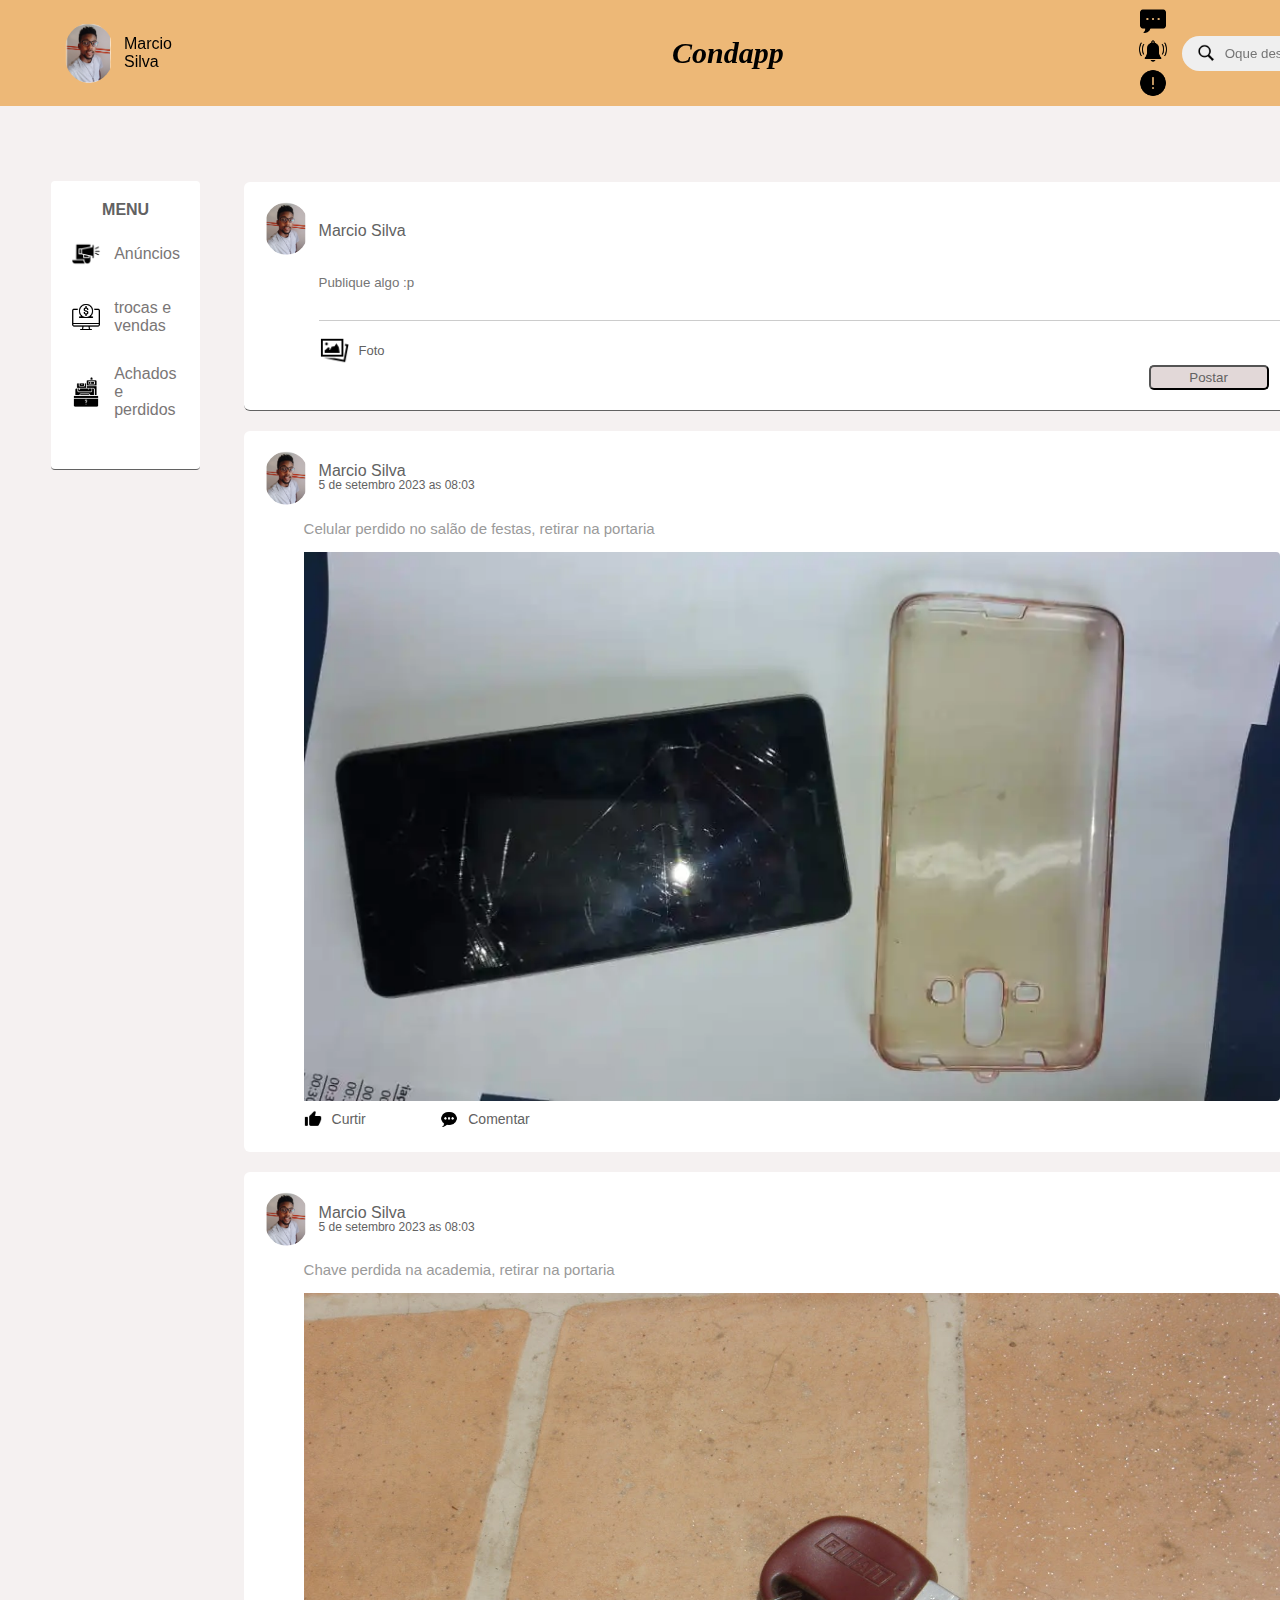
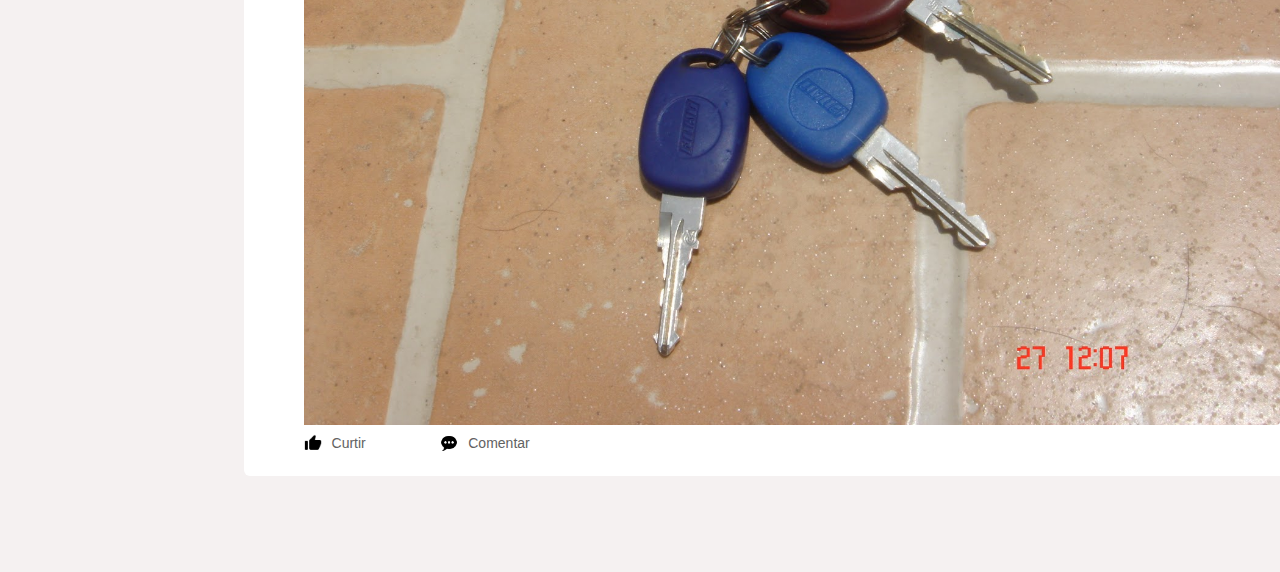
<file: achados e perdidos.html>
<!DOCTYPE html>
<html lang="en">
<head>
    <meta charset="UTF-8">
    <meta name="viewport" content="width=device-width, initial-scale=1.0">
    <title>Achados e perdidos</title>
    <link rel="stylesheet" href="assets/css/StyleAnuncios.css">
</head>
<body>

    <nav>
        <div class="nav-left">
            
            <img src="assets/css/images/perfil.PNG" alt="Logo-imagem" class="logo-img online">

            <div class="nome">Marcio Silva</div>
            
            <div class="logo">Condapp</div>

            <ul>
                <li><img src="assets/css/images/icons8-sms-50.png" alt="mensagem"></li>
                <li><img src="assets/css/images/icons8-notificação-50.png" alt="notificaçao"></li>
                <li><img src="assets/css/images/icons8-atenção-50.png" alt="atenção"></li>           
            </ul>

        </div>
            
        <div class="nav-right">

            <div class="search-box">
                <img src="assets/css/images/icons8-lupa-50.png" alt="lupa">
                <input type="text" name="p" placeholder="Oque deseja?">
            </div>

        </div>
    </nav>
    
    <div class="container">

        <div class="left-sidebar">

            <p><strong>MENU</strong></p>
            <a href="Anuncios.html" title=""><img src="assets/css/images/icons8-announcement-64.png" alt="">Anúncios</a>
            <a href="trocas e vendas.html" title=""><img src="assets/css/images/icons8-comércio-electrónico-50.png" alt="">trocas e vendas</a>
            <a href="achados e perdidos.html" title=""><img src="assets/css/images/icons8-achados-e-perdidos-96.png" alt="">Achados e perdidos</a>          

        </div>

        <div class="main-content">

            <div class="write-post-conteiner">
                
                <div class="user-profile">                             
                    <img src="assets/css/images/perfil.PNG" alt="foto">
                    <p>Marcio Silva</p>
                </div>        

                <div class="input-post-container">
                    <textarea rows="3" placeholder="Publique algo :p"></textarea>

                    <div class="add-link-post">
                        <a href="#"><img src="assets/css/images/icons8-foto-64.png" alt="foto">Foto</a>
                    </div>
                    
                    <div>
                        <button class="post-b">Postar</button>
                    </div>
                    
                </div>

            </div>        

            <div class="post-container">

                <div class="post-row">

                    <div class="user-profile">
                        <img src="assets/css/images/perfil.PNG" alt="foto">
                        <div>
                            <p>Marcio Silva</p>
                            <small>5 de setembro 2023 as 08:03</small>
                        </div>                        
                    </div>

                    <a href="#"><img src="assets/css/images/icons8-menu-2-32.png"></a>

                </div>                
                
                <p class="post-text">Celular perdido no salão de festas, retirar na portaria</p>
                <img src="assets/css/images/celular2.webp" alt="" class="post-img">

                <div class="post-row">

                    <div class="activity-icons">
                        <div><img src="assets/css/images/icons8-polegar-para-cima-24.png" alt="">Curtir</div>
                        <div><img src="assets/css/images/icons8-balão-de-fala-com-pontos-30.png" alt="">Comentar</div>                                              
                    </div>

                </div>

            </div>
            
            <div class="post-container">

                <div class="post-row">

                    <div class="user-profile">
                        <img src="assets/css/images/perfil.PNG" alt="foto">
                        <div>
                            <p>Marcio Silva</p>
                            <small>5 de setembro 2023 as 08:03</small>
                        </div>                        
                    </div>

                    <a href="#"><img src="assets/css/images/icons8-menu-2-32.png"></a>

                </div>                
                
                <p class="post-text">Chave perdida na academia, retirar na portaria</p>
                <img src="assets/css/images/OUTUBRO 27 Lixo Esteio 2010 196.jpg" alt="" class="post-img">

                <div class="post-row">

                    <div class="activity-icons">
                        <div><img src="assets/css/images/icons8-polegar-para-cima-24.png" alt="">Curtir</div>
                        <div><img src="assets/css/images/icons8-balão-de-fala-com-pontos-30.png" alt="">Comentar</div>                                              
                    </div>

                </div>

            </div>    
            
        </div>
        
        <div class="right-sidebar"></div>

    </div>

</body>
</html>
</file>
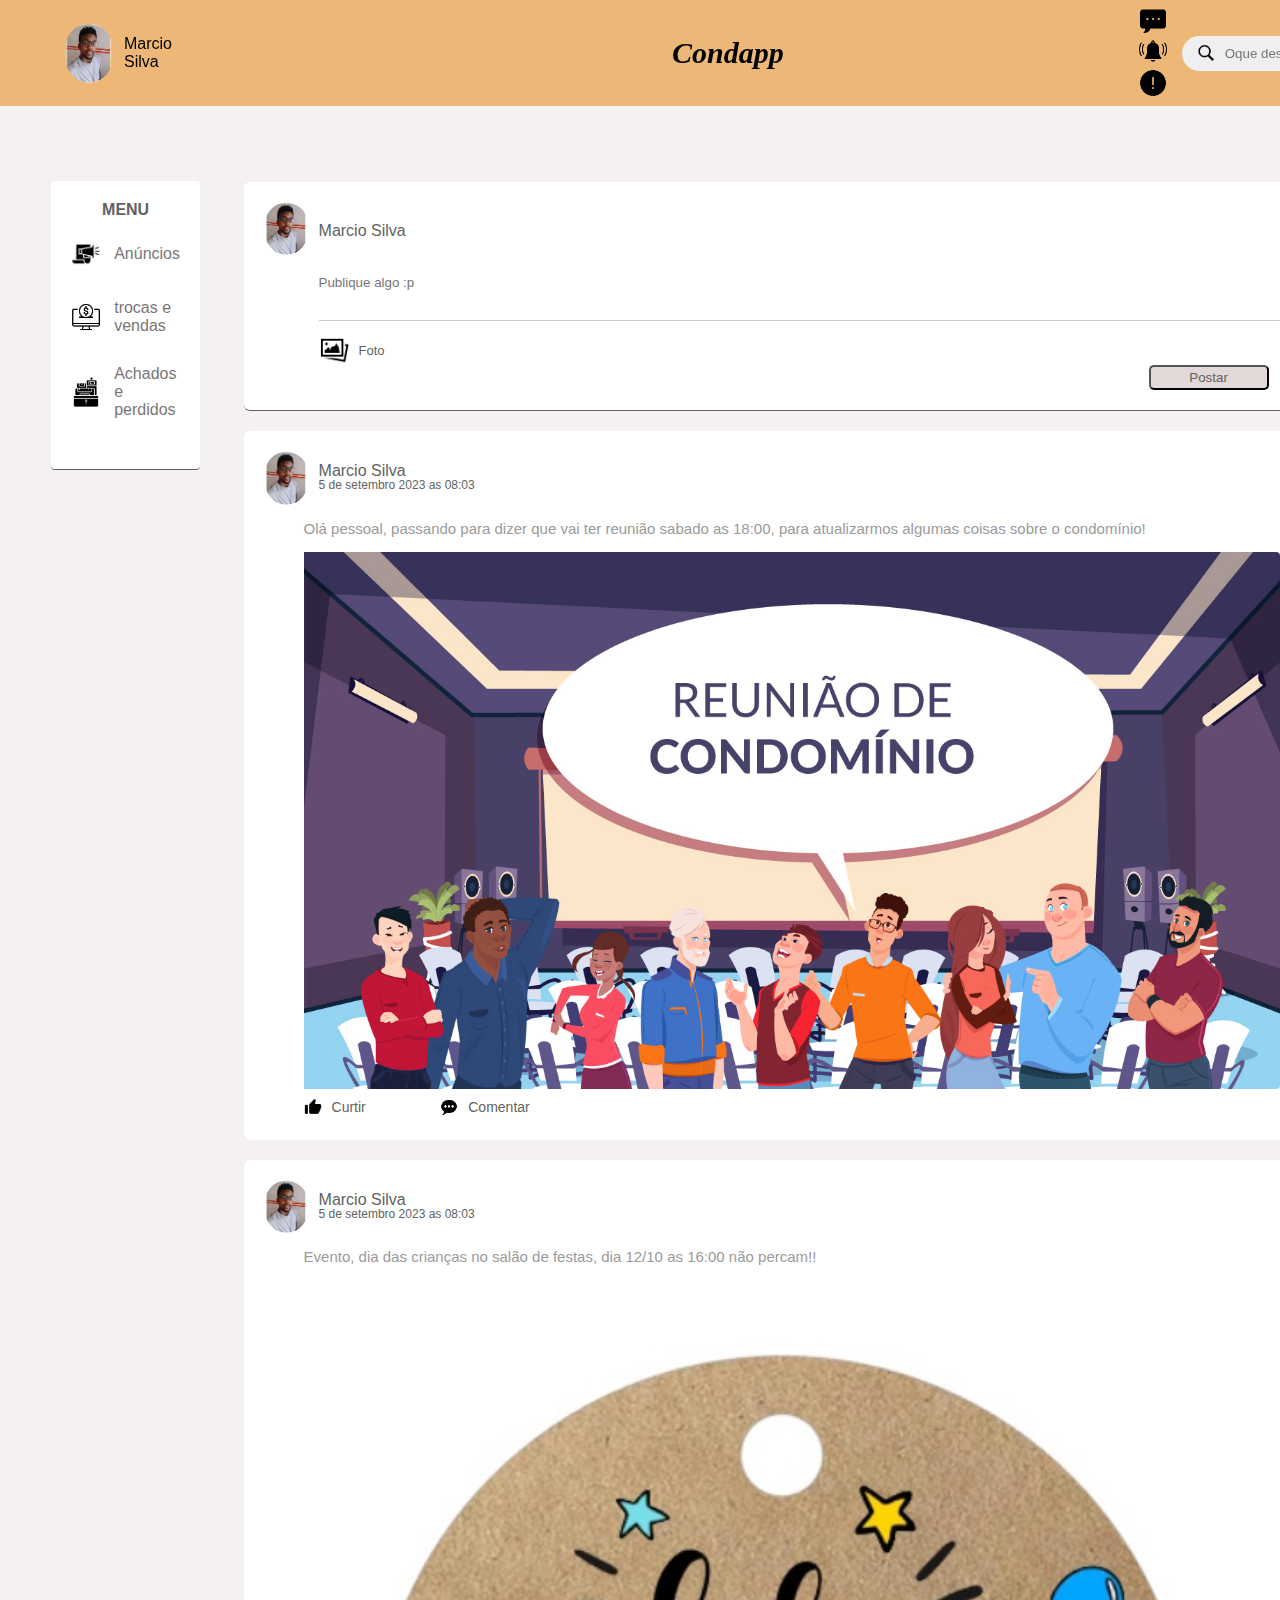
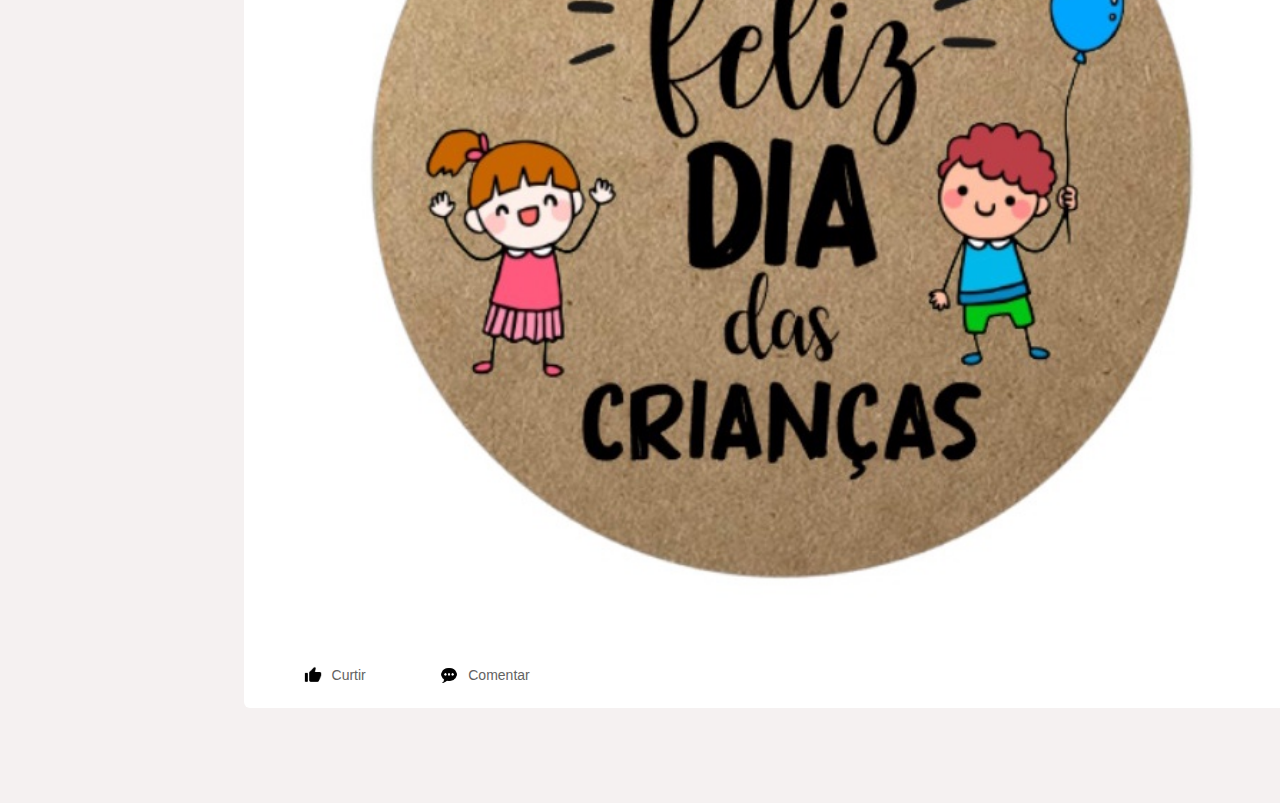
<file: Anuncios.html>
<!DOCTYPE html>
<html lang="en">
<head>
    <meta charset="UTF-8">
    <meta name="viewport" content="width=device-width, initial-scale=1.0">
    <title>Anuncios</title>
    <link rel="stylesheet" href="assets/css/StyleAnuncios.css">
</head>
<body>

    <nav>
        <div class="nav-left">
            
            <img src="assets/css/images/perfil.PNG" alt="Logo-imagem" class="logo-img online">

            <div class="nome">Marcio Silva</div>
            
            <div class="logo">Condapp</div>

            <ul>
                <li><img src="assets/css/images/icons8-sms-50.png" alt="mensagem"></li>
                <li><img src="assets/css/images/icons8-notificação-50.png" alt="notificaçao"></li>
                <li><img src="assets/css/images/icons8-atenção-50.png" alt="atenção"></li>           
            </ul>

        </div>
            
        <div class="nav-right">

            <div class="search-box">
                <img src="assets/css/images/icons8-lupa-50.png" alt="lupa">
                <input type="text" name="p" placeholder="Oque deseja?">
            </div>

        </div>
    </nav>
    
    <div class="container">

        <div class="left-sidebar">

            <p><strong>MENU</strong></p>
            <a href="Anuncios.html" title=""><img src="assets/css/images/icons8-announcement-64.png" alt="">Anúncios</a>
            <a href="trocas e vendas.html" title=""><img src="assets/css/images/icons8-comércio-electrónico-50.png" alt="">trocas e vendas</a>
            <a href="achados e perdidos.html" title=""><img src="assets/css/images/icons8-achados-e-perdidos-96.png" alt="">Achados e perdidos</a>          

        </div>

        <div class="main-content">

            <div class="write-post-conteiner">
                
                <div class="user-profile">                             
                    <img src="assets/css/images/perfil.PNG" alt="foto">
                    <p>Marcio Silva</p>
                </div>        

                <div class="input-post-container">
                    <textarea rows="3" placeholder="Publique algo :p"></textarea>

                    <div class="add-link-post">
                        <a href="#"><img src="assets/css/images/icons8-foto-64.png" alt="foto">Foto</a>
                    </div>
                    
                    <div>
                        <button class="post-b">Postar</button>
                    </div>
                    
                </div>

            </div>        

            <div class="post-container">

                <div class="post-row">

                    <div class="user-profile">
                        <img src="assets/css/images/perfil.PNG" alt="foto">
                        <div>
                            <p>Marcio Silva</p>
                            <small>5 de setembro 2023 as 08:03</small>
                        </div>                        
                    </div>

                    <a href="#"><img src="assets/css/images/icons8-menu-2-32.png"></a>

                </div>                
                
                <p class="post-text">Olá pessoal, passando para dizer que vai ter reunião sabado as 18:00, para atualizarmos algumas coisas sobre o condomínio!</p>
                <img src="assets/css/images/241504-8-dicas-para-tornar-a-reuniao-de-condominio-mais-produtiva.jpg" alt="" class="post-img">

                <div class="post-row">

                    <div class="activity-icons">
                        <div><img src="assets/css/images/icons8-polegar-para-cima-24.png" alt="">Curtir</div>
                        <div><img src="assets/css/images/icons8-balão-de-fala-com-pontos-30.png" alt="">Comentar</div>                                              
                    </div>

                </div>

            </div>
            
            <div class="post-container">

                <div class="post-row">

                    <div class="user-profile">
                        <img src="assets/css/images/perfil.PNG" alt="foto">
                        <div>
                            <p>Marcio Silva</p>
                            <small>5 de setembro 2023 as 08:03</small>
                        </div>                        
                    </div>

                    <a href="#"><img src="assets/css/images/icons8-menu-2-32.png"></a>

                </div>                
                
                <p class="post-text">Evento, dia das crianças no salão de festas, dia 12/10 as 16:00 não percam!! </p>
                <img src="assets/css/images/a63d5292dd7207b85c3f94e06930c922.jpg" alt="" class="post-img">

                <div class="post-row">

                    <div class="activity-icons">
                        <div><img src="assets/css/images/icons8-polegar-para-cima-24.png" alt="">Curtir</div>
                        <div><img src="assets/css/images/icons8-balão-de-fala-com-pontos-30.png" alt="">Comentar</div>                                              
                    </div>

                </div>

            </div>    
            
        </div>
        
        <div class="right-sidebar"></div>

    </div>

</body>
</html>
</file>
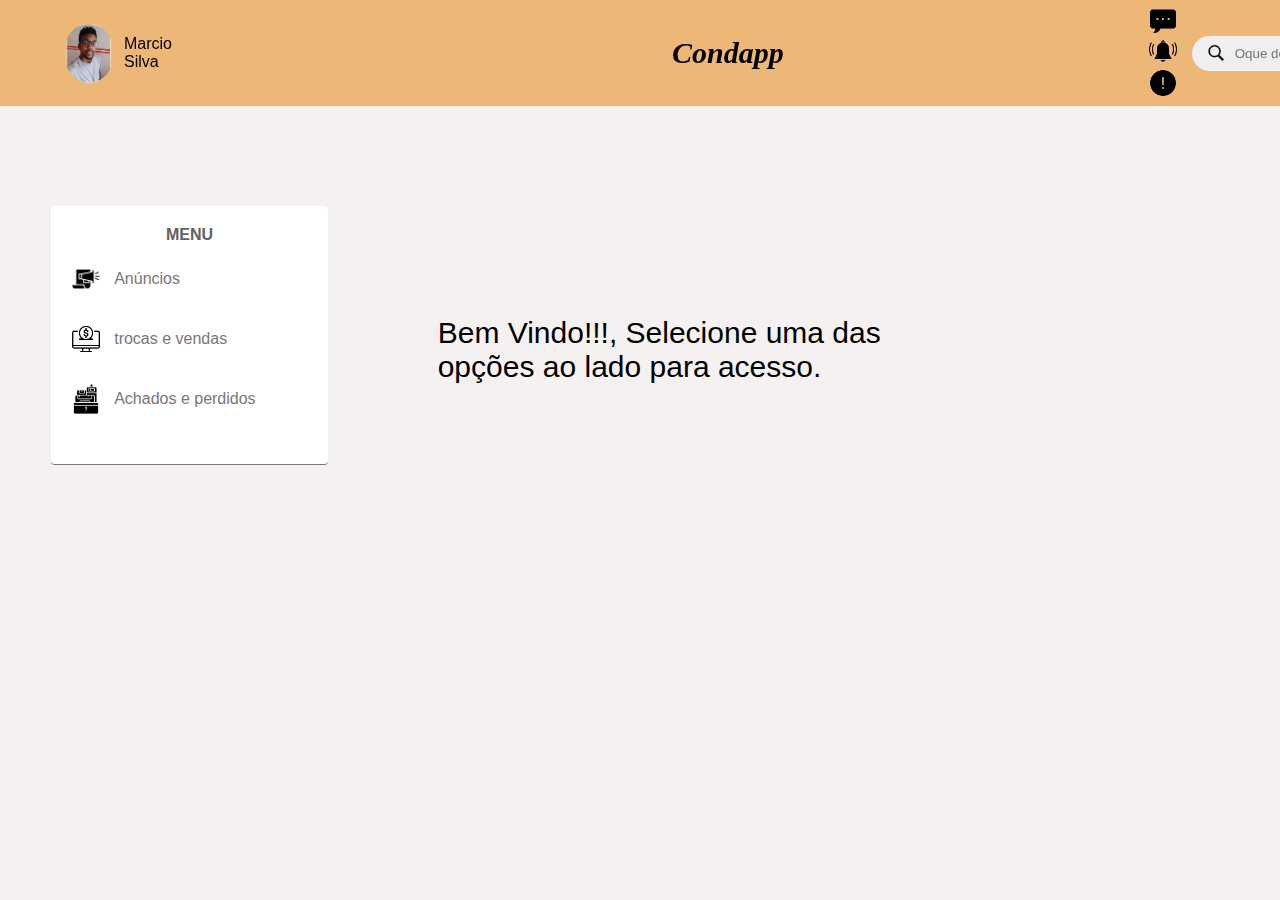
<file: Home.html>
<!DOCTYPE html>
<html lang="en">
<head>
    <meta charset="UTF-8">
    <meta name="viewport" content="width=device-width, initial-scale=1.0">
    <title>Condapp</title>
    <link rel="stylesheet" href="assets/css/StyleCondapp.css">
</head>
<body>

    <nav>
        <div class="nav-left">
            
            <img src="assets/css/images/perfil.PNG" alt="Logo-imagem" class="logo-img online">

            <div class="nome">Marcio Silva</div>
            
            <div class="logo">Condapp</div>

            <ul>
                <li><img src="assets/css/images/icons8-sms-50.png" alt="mensagem"></li>
                <li><img src="assets/css/images/icons8-notificação-50.png" alt="notificaçao"></li>
                <li><img src="assets/css/images/icons8-atenção-50.png" alt="atenção"></li>           
            </ul>

        </div>
            
        <div class="nav-right">

            <div class="search-box">
                <img src="assets/css/images/icons8-lupa-50.png" alt="lupa">
                <input type="text" name="p" placeholder="Oque deseja?">
            </div>

        </div>
    </nav>

    <div class="container">

        <div class="left-sidebar">

            <p><strong>MENU</strong></p>
            <a href="Anuncios.html" title=""><img src="assets/css/images/icons8-announcement-64.png" alt="">Anúncios</a>
            <a href="trocas e vendas.html" title=""><img src="assets/css/images/icons8-comércio-electrónico-50.png" alt="">trocas e vendas</a>
            <a href="achados e perdidos.html" title=""><img src="assets/css/images/icons8-achados-e-perdidos-96.png" alt="">Achados e perdidos</a>          

        </div>

        <div class="main-content">

            <main>
                <p>Bem Vindo!!!, Selecione uma das opções ao lado para acesso.</p>
            </main>

        </div>

        <div class="right-sidebar">

        </div>

    </div>

</body>
</html>
</file>
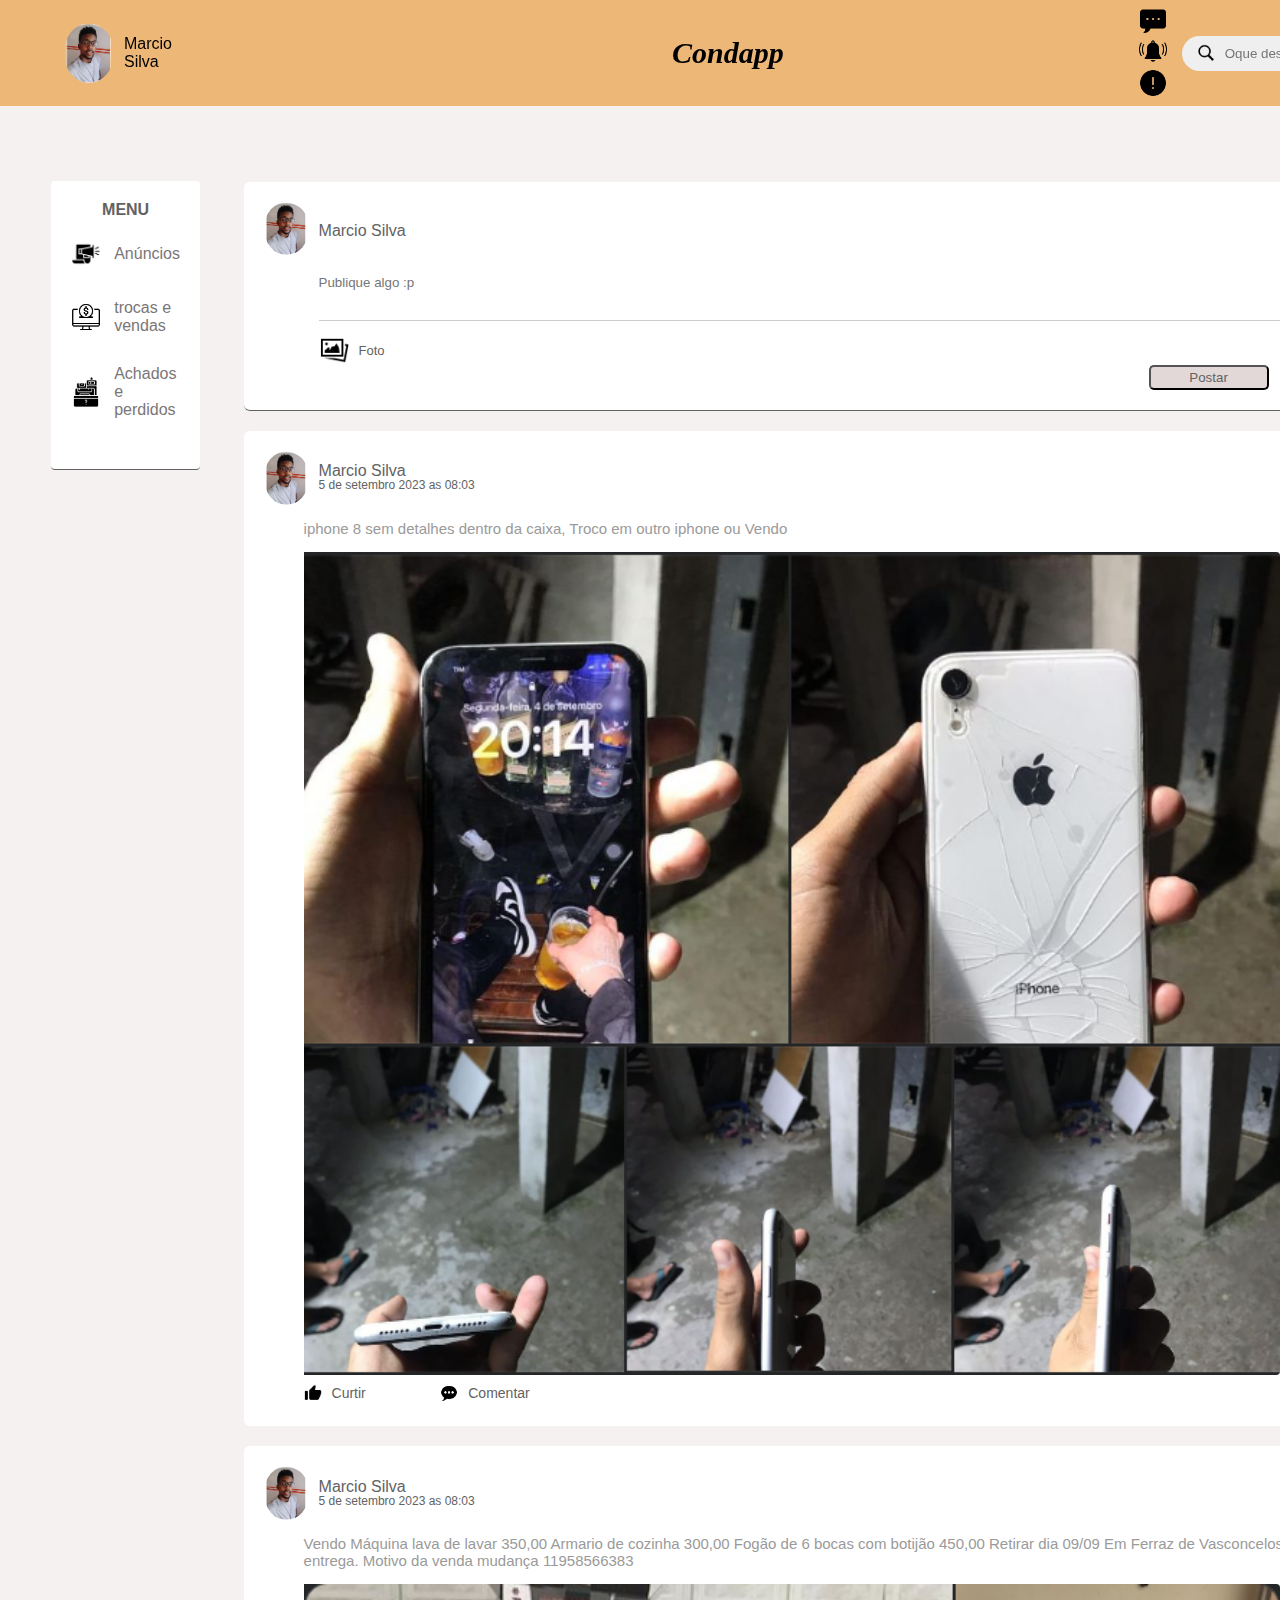
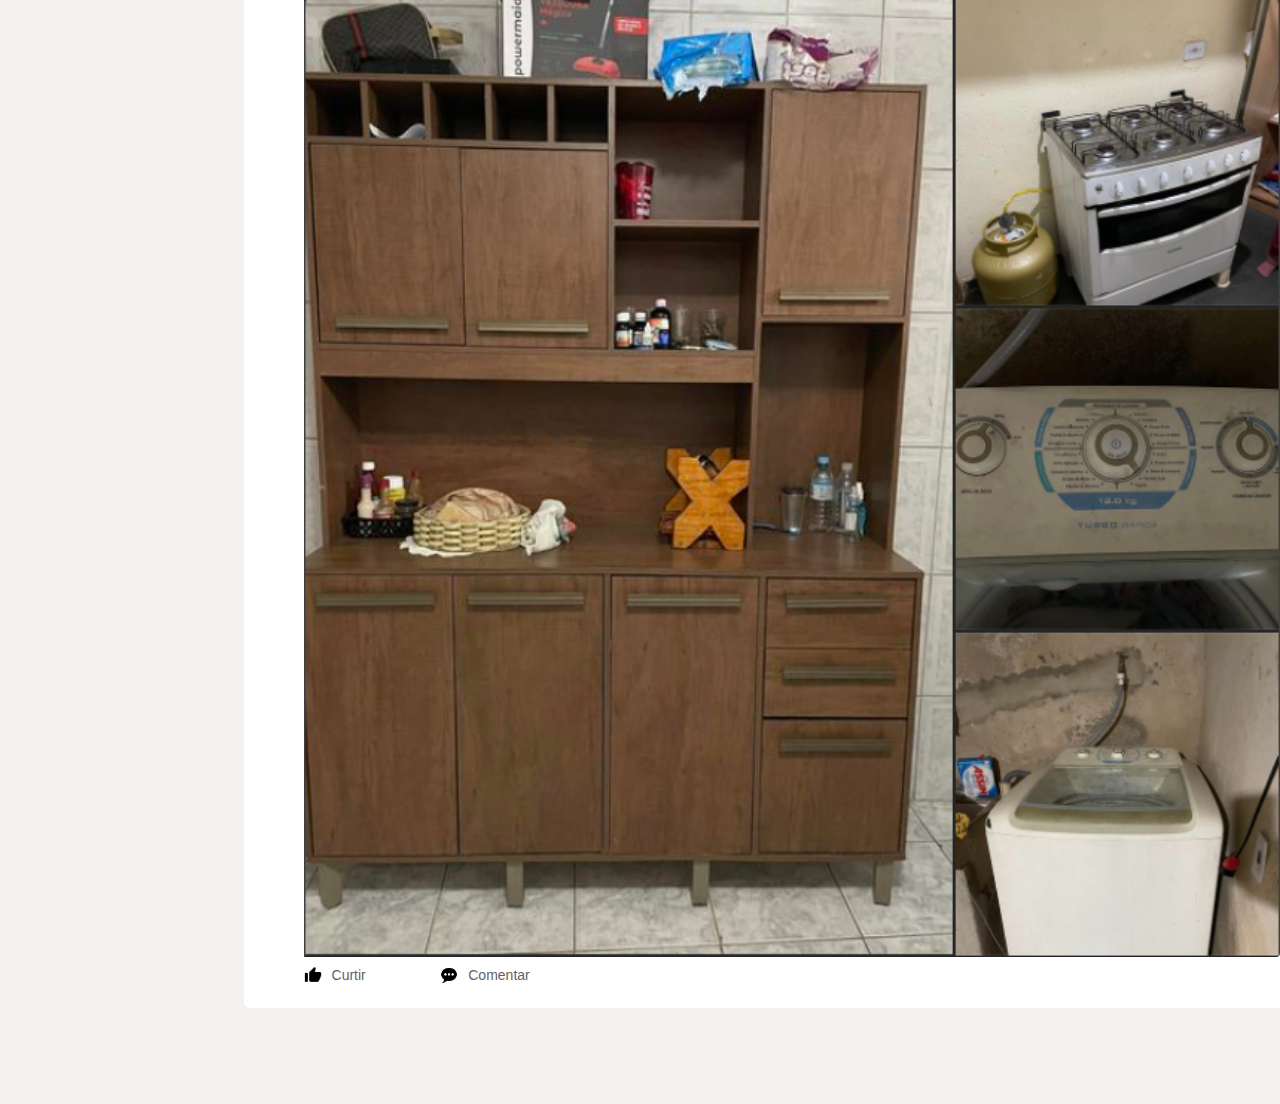
<file: trocas e vendas.html>
<!DOCTYPE html>
<html lang="en">
<head>
    <meta charset="UTF-8">
    <meta name="viewport" content="width=device-width, initial-scale=1.0">
    <title>Trocas e Vendas</title>
    <link rel="stylesheet" href="assets/css/StyleAnuncios.css">
</head>
<body>

    <nav>
        <div class="nav-left">
            
            <img src="assets/css/images/perfil.PNG" alt="Logo-imagem" class="logo-img online">

            <div class="nome">Marcio Silva</div>
            
            <div class="logo">Condapp</div>

            <ul>
                <li><img src="assets/css/images/icons8-sms-50.png" alt="mensagem"></li>
                <li><img src="assets/css/images/icons8-notificação-50.png" alt="notificaçao"></li>
                <li><img src="assets/css/images/icons8-atenção-50.png" alt="atenção"></li>           
            </ul>

        </div>
            
        <div class="nav-right">

            <div class="search-box">
                <img src="assets/css/images/icons8-lupa-50.png" alt="lupa">
                <input type="text" name="p" placeholder="Oque deseja?">
            </div>

        </div>
    </nav>
    
    <div class="container">

        <div class="left-sidebar">

            <p><strong>MENU</strong></p>
            <a href="Anuncios.html" title=""><img src="assets/css/images/icons8-announcement-64.png" alt="">Anúncios</a>
            <a href="trocas e vendas.html" title=""><img src="assets/css/images/icons8-comércio-electrónico-50.png" alt="">trocas e vendas</a>
            <a href="achados e perdidos.html" title=""><img src="assets/css/images/icons8-achados-e-perdidos-96.png" alt="">Achados e perdidos</a>          

        </div>

        <div class="main-content">

            <div class="write-post-conteiner">
                
                <div class="user-profile">                             
                    <img src="assets/css/images/perfil.PNG" alt="foto">
                    <p>Marcio Silva</p>
                </div>        

                <div class="input-post-container">
                    <textarea rows="3" placeholder="Publique algo :p"></textarea>

                    <div class="add-link-post">
                        <a href="#"><img src="assets/css/images/icons8-foto-64.png" alt="foto">Foto</a>
                    </div>
                    
                    <div>
                        <button class="post-b">Postar</button>
                    </div>
                    
                </div>

            </div>        

            <div class="post-container">

                <div class="post-row">

                    <div class="user-profile">
                        <img src="assets/css/images/perfil.PNG" alt="foto">
                        <div>
                            <p>Marcio Silva</p>
                            <small>5 de setembro 2023 as 08:03</small>
                        </div>                        
                    </div>

                    <a href="#"><img src="assets/css/images/icons8-menu-2-32.png"></a>

                </div>                
                
                <p class="post-text">iphone 8 sem detalhes dentro da caixa, Troco em outro iphone ou Vendo</p>
                <img src="assets/css/images/venda.PNG" alt="" class="post-img">

                <div class="post-row">

                    <div class="activity-icons">
                        <div><img src="assets/css/images/icons8-polegar-para-cima-24.png" alt="">Curtir</div>
                        <div><img src="assets/css/images/icons8-balão-de-fala-com-pontos-30.png" alt="">Comentar</div>                                              
                    </div>

                </div>

            </div>
            
            <div class="post-container">

                <div class="post-row">

                    <div class="user-profile">
                        <img src="assets/css/images/perfil.PNG" alt="foto">
                        <div>
                            <p>Marcio Silva</p>
                            <small>5 de setembro 2023 as 08:03</small>
                        </div>                        
                    </div>

                    <a href="#"><img src="assets/css/images/icons8-menu-2-32.png"></a>

                </div>                
                
                <p class="post-text">Vendo 
                    Máquina lava de lavar 350,00
                    Armario de cozinha 300,00
                    Fogão de 6 bocas com botijão 450,00 
                    Retirar dia 09/09 
                    Em Ferraz de Vasconcelos 
                    Não faço entrega. 
                    Motivo da venda mudança
                    11958566383</p>
                <img src="assets/css/images/Capturar.PNG" alt="" class="post-img">

                <div class="post-row">

                    <div class="activity-icons">
                        <div><img src="assets/css/images/icons8-polegar-para-cima-24.png" alt="">Curtir</div>
                        <div><img src="assets/css/images/icons8-balão-de-fala-com-pontos-30.png" alt="">Comentar</div>                                              
                    </div>

                </div>

            </div>    
            
        </div>
        
        <div class="right-sidebar"></div>

    </div>

</body>
</html>
</file>
<file: assets/css/StyleAnuncios.css>
*{
    margin: 0;
    padding: 0;
    font-family: 'poppins', sans-serif;    
}

body{
    background: rgb(245, 241, 241);
}

nav{
    display: flex;
    align-items: center;
    justify-content: space-between;
    background: #edb877;
    padding: 5px 5%;
    position: sticky;
    top: 0;     
}

.logo{
    text-align: justify;
    margin-right: 340px;
    font-size: 30px;
    font-weight: 600;
    font-family: Didot, serif;
    font-style: italic;
    cursor: pointer;
}

.nome{
    text-align: justify;
    margin-right:500px;
}

.logo-img{
    width: 50px;    
    margin-right: 10px;    
    border-radius: 50%;
    cursor: pointer;
}

.nav-left, .nav-right{
    display: flex;
    align-items: center;
}

.left-sidebar p{
    text-align: center;
    padding-bottom: 20px;
}

.nav-left ul li{
    list-style: none;
    display: inline-block;
}

.nav-left ul li img{
    width: 28px;
    margin: 0 15px;
    cursor: pointer;
}

.search-box {
    background: #efefef;
    width: 350px;
    border-radius: 20px;
    display: flex;
    align-items: center;
    padding: 0 15px;
}

.search-box img{
    width: 18px;
}

.search-box input{
    width: 100%;
    background: transparent;
    padding: 10px;
    outline: none;
    border: 0;
}

.container{
    display: flex;
    justify-content: space-between;
    padding: 75px 4%;
}

.left-sidebar{    
    flex-basis: 25%;
    position: sticky;
    top: 70px;
    align-self: flex-start;
    background: #fff;
    padding: 20px;
    border-radius: 4px;
    color: #626262;
}

.right-sidebar{
    flex-basis: 25%;
    position: sticky;
    top: 70px;
    align-self: flex-start;   
    padding: 20px; 
}

.main-content{    
    display: block;    
    justify-content: space-between;
    padding: .75px 2%;    
}

.left-sidebar a{
    text-decoration: none;
    display: flex;
    align-items: center;
    margin-bottom: 30px;
    color: #7a7676;
    width: fit-content;
}

.left-sidebar a img{
    width: 30px;
    margin-right: 13px;
    border-radius: 4px;
}

.left-sidebar{       
    border-bottom: 1px solid #626262;    
}

.write-post-conteiner{
    display: block;
    width: 100%;
    background: #fff;
    border-radius: 6px;
    padding: 20px;
    color: #626262;
    margin: 20px;
    margin-top: 0;
    border-bottom: 1px solid #626262;
}

.user-profile{
    display: flex;
    align-items: center;
}

.user-profile p{
    margin-bottom: -5px;
    font-weight: 500;
    color: #626262;
}

.user-profile img{
    width: 45px;
    border-radius: 50%;
    margin-right: 10px;
}

.user-profile small{
    font-size: 12px;
}

.input-post-container{
    padding-left: 55px;
    padding-top: 20px;        
}

.input-post-container textarea{
    width: 100%;
    border: 0;
    outline: 0;
    border-bottom: 1px solid #ccc;
    background: transparent;
    resize: none;
}

.add-link-post{
    display: flex;
    margin-top: 10px;
}

.add-link-post a{
    text-decoration: none;
    display: flex;
    align-items: center;
    color: #626262;
    margin-right: 30px;
    font-size: 13px;
}

.add-link-post a img{
    width: 30px;
    margin-right: 10px;
}

.post-b{
    width: 120px;
    height: 25px;
    margin-left: 830px;
    border-radius: 5px;
    background-color: #e2d8d8;
    color: #626262;       
    user-select: none;
    cursor: pointer;    
    
}

.post-container{
    width: 100%;
    background: #fff;
    border-radius: 6px;
    padding: 20px;
    color: #626262;
    margin: 20px 0;
    margin-left: 20px;     
}

.post-text{
    color: #9a9a9a;
    margin: 15px 0;
    font-size: 15px;
    padding-left: 40px;
}

.post-img{
    width: 90%;
    border-radius: 4px;    
    margin-bottom: 5px;
    padding-left: 40px;
}

.post-row{
    display: flex;
    align-items: center;
    justify-content: space-between;
}

.post-row a{
    color: #9a9a9a;
}

.activity-icons img{
    width: 18px;
    margin-right: 10px;
    padding-left: 40px;
}

.activity-icons div{
    display: inline-flex;
    align-items: center;
    margin-right: 30px;
    font-size: 14px;
    cursor: pointer;
}
</file>
<file: assets/css/StyleCondapp.css>
*{
    margin: 0;
    padding: 0;
    font-family: 'poppins', sans-serif;    
}

body{
    background: rgb(245, 241, 241);
}

nav{
    display: flex;
    align-items: center;
    justify-content: space-between;
    background: #edb877;
    padding: 5px 5%;
    position: sticky;
    top: 0;     
}

.logo{
    text-align: justify;
    margin-right: 350px;
    font-size: 30px;
    font-weight: 600;
    font-family: Didot, serif;
    font-style: italic;
    cursor: pointer;
}

.nome{
    text-align: justify;
    margin-right:500px;
}

.logo-img{
    width: 50px;    
    margin-right: 10px;    
    border-radius: 50%;
    cursor: pointer;
}

.nav-left, .nav-right{
    display: flex;
    align-items: center;
}

.left-sidebar p{
    text-align: center;
    padding-bottom: 20px;
}

.nav-left ul li{
    list-style: none;
    display: inline-block;
}

.nav-left ul li img{
    width: 28px;
    margin: 0 15px;
    cursor: pointer;
}

.search-box {
    background: #efefef;
    width: 350px;
    border-radius: 20px;
    display: flex;
    align-items: center;
    padding: 0 15px;
}

.search-box img{
    width: 18px;
}

.search-box input{
    width: 100%;
    background: transparent;
    padding: 10px;
    outline: none;
    border: 0;
}

.container{
    display: flex;
    justify-content: space-between;
    padding: 100px 4%;
}

.left-sidebar{    
    flex-basis: 25%;
    position: sticky;
    top: 70px;
    align-self: flex-start;
    background: #fff;
    padding: 20px;
    border-radius: 4px;
    color: #626262;
}

.right-sidebar{
    flex-basis: 25%;
    position: sticky;
    top: 70px;
    align-self: flex-start;
}

.main-content{
    flex-basis: 47%;
    margin: 110px;    
}

.main-content p{
    font-size: 30px;
}

.left-sidebar a{
    text-decoration: none;
    display: flex;
    align-items: center;
    margin-bottom: 30px;
    color: #7a7676;
    width: fit-content;
}

.left-sidebar a img{
    width: 30px;
    margin-right: 13px;
    border-radius: 4px;
}

.left-sidebar{       
    border-bottom: 1px solid #7a7676;    
}
</file>
